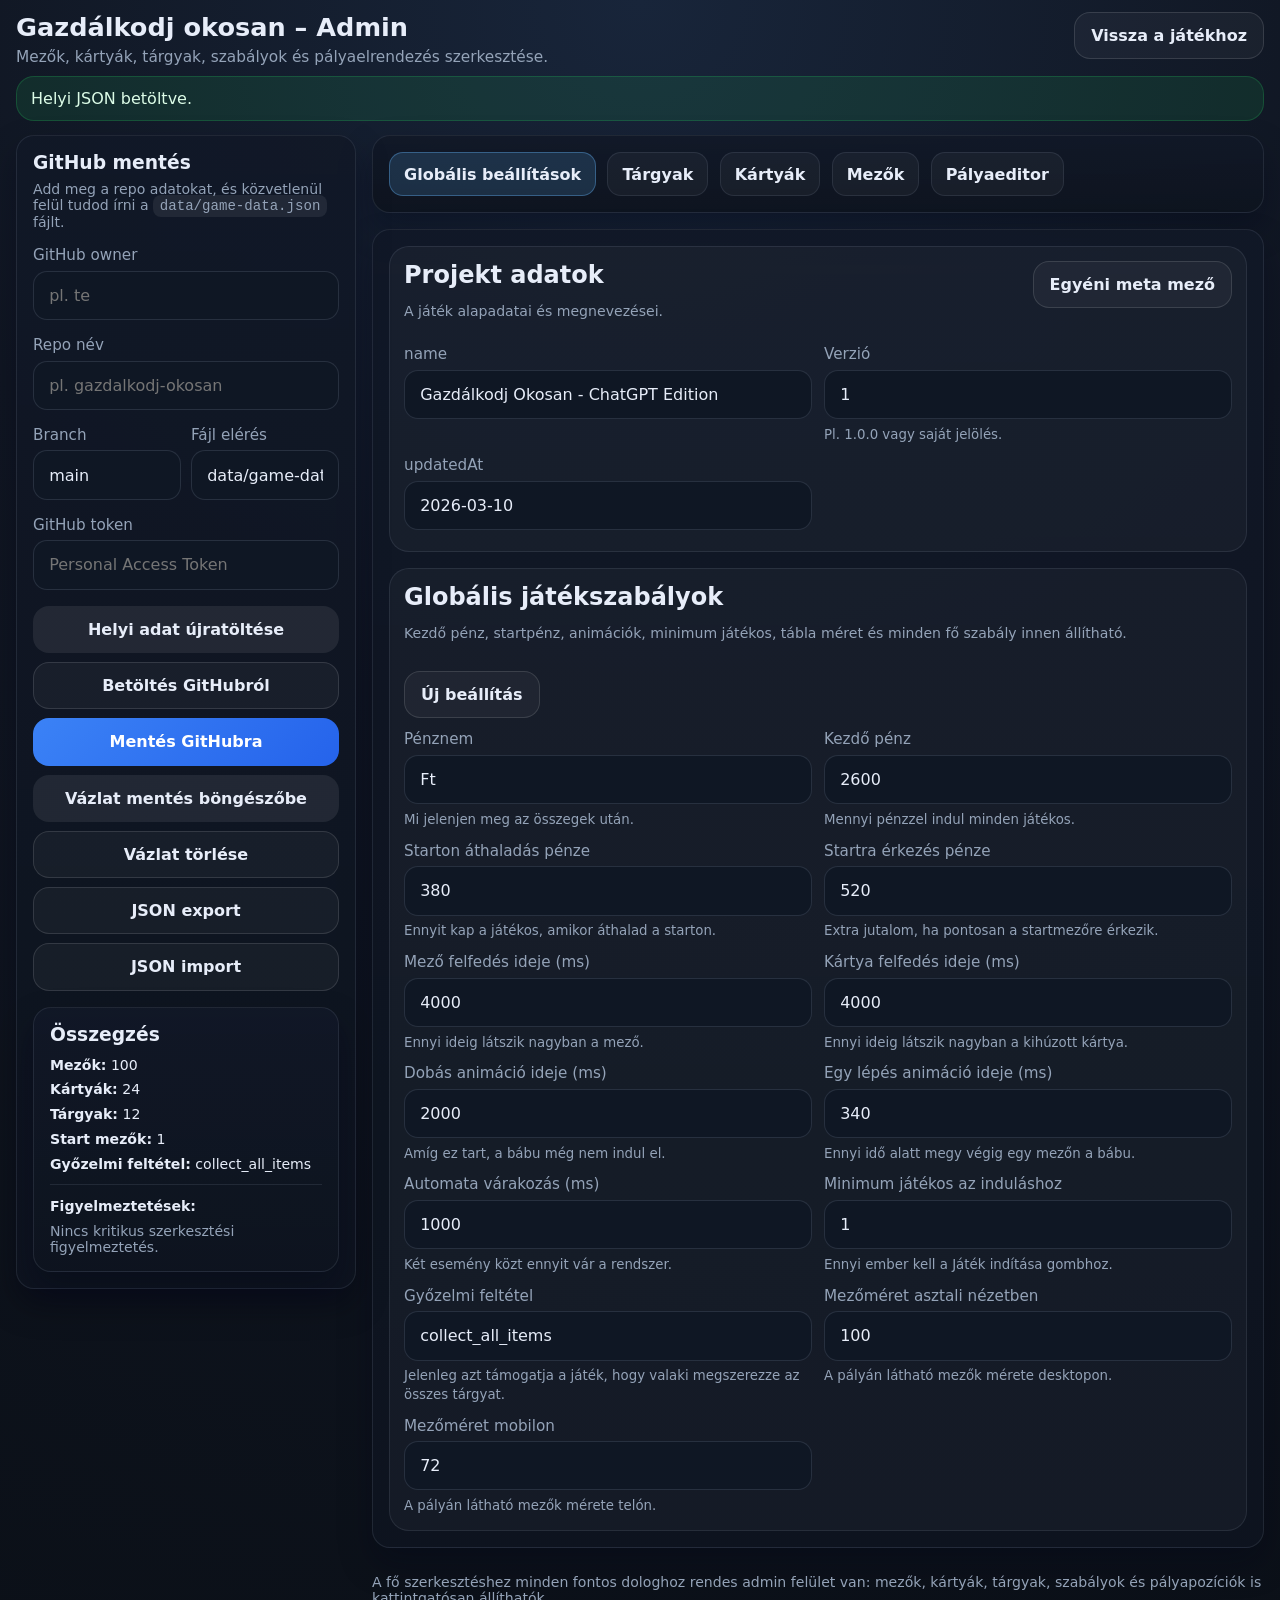
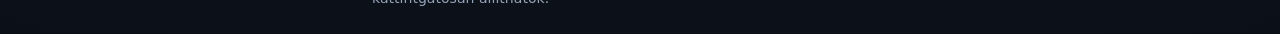
<file: admin.html>
<!DOCTYPE html>
<html lang="hu">
<head>
  <meta charset="UTF-8">
  <meta name="viewport" content="width=device-width, initial-scale=1.0">
  <title>Gazdálkodj okosan – Admin</title>
  <link rel="stylesheet" href="./assets/styles.css">
</head>
<body class="theme-dark">
  <div class="shell">
    <div class="topbar">
      <div>
        <h1>Gazdálkodj okosan – Admin</h1>
        <p class="muted">Mezők, kártyák, tárgyak, szabályok és pályaelrendezés szerkesztése.</p>
      </div>
      <div class="topbar-actions">
        <a href="./index.html" class="ghost-btn">Vissza a játékhoz</a>
      </div>
    </div>

    <section id="adminBanner" class="status-banner hidden"></section>

    <section class="admin-layout">
      <aside class="card admin-sidebar">
        <div class="stack gap-md">
          <div>
            <h3 style="margin:0 0 8px 0;">GitHub mentés</h3>
            <p class="muted small" style="margin:0;">Add meg a repo adatokat, és közvetlenül felül tudod írni a <code class="inline">data/game-data.json</code> fájlt.</p>
          </div>

          <div class="input-group">
            <span>GitHub owner</span>
            <input id="ghOwner" type="text" placeholder="pl. te">
          </div>
          <div class="input-group">
            <span>Repo név</span>
            <input id="ghRepo" type="text" placeholder="pl. gazdalkodj-okosan">
          </div>
          <div class="inline-two">
            <label class="input-group">
              <span>Branch</span>
              <input id="ghBranch" type="text" value="main">
            </label>
            <label class="input-group">
              <span>Fájl elérés</span>
              <input id="ghPath" type="text" value="data/game-data.json">
            </label>
          </div>
          <div class="input-group">
            <span>GitHub token</span>
            <input id="ghToken" type="password" placeholder="Personal Access Token">
          </div>

          <div class="stack gap-sm">
            <button id="loadLocalBtn" class="secondary-btn">Helyi adat újratöltése</button>
            <button id="loadGithubBtn" class="ghost-btn">Betöltés GitHubról</button>
            <button id="saveGithubBtn" class="primary-btn">Mentés GitHubra</button>
            <button id="saveDraftBtn" class="secondary-btn">Vázlat mentés böngészőbe</button>
            <button id="resetDraftBtn" class="ghost-btn">Vázlat törlése</button>
            <button id="exportBtn" class="ghost-btn">JSON export</button>
            <button id="importBtn" class="ghost-btn">JSON import</button>
            <input id="importInput" type="file" accept="application/json" class="hidden">
          </div>

          <div class="card room-card">
            <h3>Összegzés</h3>
            <div id="statsBox" class="stack gap-sm small"></div>
          </div>
        </div>
      </aside>

      <main class="admin-main">
        <section class="card panel-card">
          <div class="tab-row" id="tabRow">
            <button class="tab-btn active" data-tab="settings">Globális beállítások</button>
            <button class="tab-btn" data-tab="items">Tárgyak</button>
            <button class="tab-btn" data-tab="cards">Kártyák</button>
            <button class="tab-btn" data-tab="fields">Mezők</button>
            <button class="tab-btn" data-tab="board">Pályaeditor</button>
            
          </div>
        </section>

        <section id="adminContent" class="card panel-card"></section>

        <div class="footer-note">
          A fő szerkesztéshez minden fontos dologhoz rendes admin felület van: mezők, kártyák, tárgyak, szabályok és pályapozíciók is kattintgatósan állíthatók.
        </div>
      </main>
    </section>
  </div>

  <script src="./assets/config.js"></script>
  <script src="./assets/github.js"></script>
  <script src="./assets/admin.js"></script>
</body>
</html>
</file>
<file: assets/styles.css>
:root{
  --bg:#141821;
  --bg-soft:#1a2130;
  --panel:#151c29;
  --panel-2:#101723;
  --board-surface:#0f1724;
  --board-surface-2:#131c2b;
  --board-accent:#243247;
  --paper:#1c2636;
  --paper-2:#16202f;
  --ink:#eef4ff;
  --border:rgba(148,163,184,.14);
  --text:#e7edf9;
  --muted:#94a3b8;
  --accent:#3b82f6;
  --accent-2:#2563eb;
  --good:#16a34a;
  --warn:#d97706;
  --bad:#dc2626;
  --shadow:0 16px 32px rgba(2,6,23,.34);
  --radius:18px;
  --tile-width:clamp(92px, 7vw, 126px);
  --tile-height:clamp(42px, 4vw, 56px);
  --mobile-tile-width:72px;
  --mobile-tile-height:40px;
  --piece-size:28px;
  --transition:160ms ease;
  color-scheme: dark;
}

*{box-sizing:border-box}
html,body{margin:0;padding:0;background:radial-gradient(circle at top, #18253a 0%, #101622 42%, #0b1018 100%);color:var(--text);font-family:Inter,system-ui,-apple-system,BlinkMacSystemFont,"Segoe UI",sans-serif}
body{min-height:100vh}
a{color:inherit;text-decoration:none}
button,input,textarea,select{font:inherit}
button{cursor:pointer}
.hidden{display:none!important}
.small{font-size:.88rem}
.muted{color:var(--muted)}
.stack{display:flex;flex-direction:column}
.gap-sm{gap:.55rem}
.gap-md{gap:1rem}
.gap-lg{gap:1.35rem}
.grid{display:grid}
.two-cols{grid-template-columns:1.1fr .9fr;gap:1.2rem}
.shell{max-width:1900px;margin:0 auto;padding:12px 16px 18px}
.topbar{display:flex;justify-content:space-between;align-items:flex-start;gap:1rem;margin-bottom:16px}
.topbar h1{margin:0 0 6px 0;font-size:clamp(1.55rem,2vw,2.25rem)}
.topbar p{margin:0}
.topbar-actions{display:flex;gap:.75rem;align-items:center;flex-wrap:wrap}
.card{
  background:linear-gradient(180deg,rgba(17,24,39,.9),rgba(14,20,31,.96));
  border:1px solid rgba(148,163,184,.14);
  border-radius:var(--radius);
  box-shadow:var(--shadow);
  color:var(--text);
}
.primary-btn,.secondary-btn,.ghost-btn,.danger-btn,.success-btn{
  border:none;border-radius:16px;padding:.9rem 1rem;font-weight:700;
  transition:transform var(--transition),opacity var(--transition),background var(--transition),border-color var(--transition);
}
.primary-btn{background:linear-gradient(135deg,var(--accent),var(--accent-2));color:white}
.secondary-btn{background:rgba(255,255,255,.08);color:var(--text)}
.ghost-btn{background:rgba(255,255,255,.04);border:1px solid rgba(255,255,255,.12);color:var(--text);padding:.82rem 1rem}
.danger-btn{background:rgba(255,109,122,.14);color:#ffd5d9;border:1px solid rgba(255,109,122,.25)}
.success-btn{background:rgba(79,209,139,.14);color:#daf8e7;border:1px solid rgba(79,209,139,.24)}
.primary-btn:hover,.secondary-btn:hover,.ghost-btn:hover,.danger-btn:hover,.success-btn:hover{transform:translateY(-1px)}
.primary-btn:disabled,.secondary-btn:disabled,.ghost-btn:disabled{opacity:.45;cursor:not-allowed;transform:none}
.status-banner{
  margin-bottom:14px;padding:12px 14px;border-radius:18px;border:1px solid transparent
}
.card .muted,.sidebar-card .muted,.room-card .muted,.player-card .muted,.log-entry .muted{color:var(--muted)}
.card h2,.card h3,.card h4,.sidebar-card h3{color:var(--text)}

.status-banner.warning{background:rgba(245,158,11,.12);border-color:rgba(245,158,11,.25);color:#fef3c7}
.status-banner.ok{background:rgba(34,197,94,.12);border-color:rgba(34,197,94,.24);color:#dcfce7}
.lobby-screen{padding:18px}
.lobby-grid{align-items:stretch}
.input-group{display:flex;flex-direction:column;gap:.42rem}
.input-group span{font-size:.95rem;color:var(--muted)}
.input-group input,.join-row input,.settings-grid input,.settings-grid select,.editor-form input,.editor-form textarea,.editor-form select,.json-editor{
  width:100%;
  background:#0f1724;
  border:1px solid rgba(148,163,184,.18);
  border-radius:14px;
  color:var(--text);
  padding:.88rem .95rem;
  outline:none;
}
.editor-form textarea,.json-editor{min-height:140px;resize:vertical}
.join-row{display:grid;grid-template-columns:1fr auto;gap:.7rem}
.room-card{padding:16px;color:var(--text)}
.room-card h3{margin:0 0 12px 0}
.room-code-box{display:flex;gap:.7rem;align-items:center;justify-content:space-between;background:rgba(255,255,255,.04);border:1px solid rgba(148,163,184,.16);padding:14px 16px;border-radius:16px}
.room-code-box span{font-size:1.35rem;font-weight:800;letter-spacing:.12em;color:var(--text)}
.room-meta{display:grid;gap:.5rem;margin:14px 0 18px}
.player-list{display:flex;flex-direction:column;gap:.8rem}
.player-list.compact{gap:.55rem}
 .player-card{
  background:rgba(255,255,255,.04);
  border:1px solid rgba(148,163,184,.14);
  border-radius:16px;
  padding:12px 14px;
  display:grid;
  gap:.45rem;
  color:var(--text);
}
.player-card.turn{border-color:rgba(103,183,255,.45);box-shadow:0 0 0 1px rgba(103,183,255,.12) inset}
.player-card.me{outline:1px solid rgba(138,125,255,.35)}
.player-top{display:flex;justify-content:space-between;gap:1rem;align-items:center}
.player-name-line{display:flex;gap:.6rem;align-items:center}
.player-badge{
  min-width:30px;height:30px;border-radius:50%;
  display:grid;place-items:center;font-size:.82rem;font-weight:800;color:white;
  border:2px solid rgba(255,255,255,.25)
}
.player-money{font-weight:800}
.player-items{display:flex;flex-wrap:wrap;gap:.45rem}
.item-pill,.meta-pill{
  padding:.32rem .55rem;border-radius:999px;background:rgba(255,255,255,.06);border:1px solid rgba(148,163,184,.14);font-size:.82rem;color:#d8e2f0
}
.item-pill.item-owned{background:rgba(22,163,74,.18);border-color:rgba(74,222,128,.32);color:#d4ffe2}
.meta-row{display:flex;flex-wrap:wrap;gap:.45rem}
.game-layout{display:grid;grid-template-columns:1fr;gap:16px;align-items:start}
.board-panel{padding:0;overflow:hidden;border-radius:28px;background:none;border:none;box-shadow:none}
.board-stage{
  position:relative;
  width:100%;
  min-height:clamp(760px, calc(100vh - 180px), 980px);
  height:clamp(760px, calc(100vh - 180px), 980px);
  border-radius:28px;
  background:linear-gradient(180deg,#111a28,#0c131d);
  border:1px solid rgba(148,163,184,.16);
  box-shadow:0 20px 48px rgba(2,6,23,.35);
  overflow:hidden;
}
.board-stage::before{
  content:"";
  position:absolute;
  inset:16px;
  border-radius:22px;
  background:linear-gradient(180deg,#111b2a,#0d1623);
  box-shadow:inset 0 0 0 1px rgba(148,163,184,.1);
}
.board{
  position:absolute;
  inset:20px;
  min-height:0;
  width:auto;
  height:auto;
}
.board-path{
  position:absolute;
  inset:0;
  width:100%;
  height:100%;
  z-index:0;
  pointer-events:none;
  overflow:visible;
}
.board-path .path-shadow{
  fill:none;
  stroke:rgba(96,165,250,.18);
  stroke-width:3.4;
  stroke-linecap:round;
  stroke-linejoin:round;
}
.board-path .path-main{
  fill:none;
  stroke:rgba(148,163,184,.22);
  stroke-width:1.8;
  stroke-linecap:round;
  stroke-linejoin:round;
}
.board-path .path-node{
  fill:rgba(148,163,184,.3);
  opacity:.5;
}
.board-tile{
  position:absolute;
  width:var(--tile-width-dyn, var(--tile-width));
  height:var(--tile-height-dyn, var(--tile-height));
  transform:translate(-50%,-50%);
  border-radius:14px;
  background:linear-gradient(180deg, rgba(28,38,54,.96), rgba(20,29,44,.96));
  border:1px solid rgba(148,163,184,.14);
  color:var(--ink);
  display:flex;
  align-items:stretch;
  gap:0;
  padding:0;
  text-align:left;
  line-height:1.1;
  box-shadow:0 6px 18px rgba(2,6,23,.28);
  z-index:2;
  overflow:hidden;
}
.board-tile::after{
  content:"";
  position:absolute;
  inset:0;
  border-radius:14px;
  border:1px solid rgba(255,255,255,.03);
  pointer-events:none;
}
.board-tile .tile-accent{width:6px;flex:0 0 6px;background:#64748b}
.board-tile .tile-main{min-width:0;display:flex;flex:1;flex-direction:column;justify-content:center;padding:7px 9px 6px}
.board-tile .tile-title{font-size:.76rem;font-weight:800;white-space:nowrap;overflow:hidden;text-overflow:ellipsis;margin-bottom:4px;color:#f4f7fb}
.board-tile .tile-meta-row{display:flex;align-items:center;justify-content:space-between;gap:8px}
.board-tile .tile-type{font-size:.56rem;letter-spacing:.08em;text-transform:uppercase;font-weight:800;color:#9fb2cb}
.board-tile .tile-id{font-size:.6rem;color:#7f90a9;font-weight:700}
.board-tile.start .tile-accent{background:#22c55e}
.board-tile.shop .tile-accent{background:#60a5fa}
.board-tile.chance .tile-accent{background:#f59e0b}
.board-tile.skip .tile-accent{background:#ef4444}
.board-tile.move .tile-accent{background:#a78bfa}
.board-tile.salary .tile-accent,.board-tile.bonus .tile-accent{background:#34d399}
.board-tile.tax .tile-accent,.board-tile.penalty .tile-accent{background:#fb7185}
.board-piece{
  position:absolute;
  width:var(--piece-size-dyn, var(--piece-size));height:var(--piece-size-dyn, var(--piece-size));border-radius:50%;
  transform:translate(-50%,-50%);
  border:3px solid rgba(255,248,230,.95);
  box-shadow:0 10px 22px rgba(0,0,0,.34);
  display:grid;place-items:center;
  font-size:.64rem;font-weight:900;color:white;
  z-index:4;
}
#piecesLayer{position:absolute;inset:0;z-index:4}
.center-area{
  position:absolute;
  inset:50% auto auto 50%;
  transform:translate(-50%,-50%);
  display:flex;
  flex-direction:column;
  align-items:center;
  gap:12px;
  z-index:5;
}
.turn-info{
  text-align:center;
  min-width:min(60vw,440px);
  max-width:min(82vw,560px);
  padding:.95rem 1rem;
  border-radius:18px;
  background:rgba(12,18,28,.88);
  border:1px solid rgba(148,163,184,.16);
  color:var(--text);
  box-shadow:0 12px 24px rgba(2,6,23,.28);
}
.dice-button,.deck-button{
  border:none;border-radius:22px;
  background:rgba(12,18,28,.92);
  border:1px solid rgba(148,163,184,.16);
  color:var(--text);
  box-shadow:0 12px 24px rgba(15,23,42,.12);
}
.dice-button{width:132px;height:132px;display:flex;flex-direction:column;align-items:center;justify-content:center;gap:8px}
.dice-face{font-size:3rem;line-height:1}
.dice-button.is-active{outline:3px solid rgba(59,130,246,.22)}
.dice-label{font-weight:800;letter-spacing:.02em}
.deck-button{display:flex;flex-direction:column;align-items:center;justify-content:center;gap:8px;padding:14px 20px;min-width:168px}
.deck-icon{font-size:2rem}
.deck-button.is-active{outline:3px solid rgba(217,119,6,.2)}
.overlay{
  position:absolute;
  inset:0;
  background:rgba(2,6,23,.44);
  backdrop-filter:blur(2px);
  display:grid;
  place-items:center;
  z-index:6;
  padding:16px;
}
.overlay-card{
  width:min(92vw,560px);
  max-width:100%;
  background:linear-gradient(180deg, #182234, #121b29);
  color:var(--ink);
  border:1px solid rgba(148,163,184,.16);
  border-radius:24px;
  box-shadow:0 20px 40px rgba(2,6,23,.36);
  padding:22px;
  display:grid;
  gap:14px;
}
.overlay-card h2,.overlay-card h3{margin:0}
.overlay-meta{display:flex;flex-wrap:wrap;gap:.55rem}
.overlay-actions{display:flex;flex-wrap:wrap;gap:.75rem}
.overlay-item-list{display:flex;flex-direction:column;gap:.7rem}
.offer-card{
  display:flex;justify-content:space-between;align-items:center;gap:1rem;
  padding:12px 14px;border-radius:18px;background:rgba(255,255,255,.04);border:1px solid rgba(148,163,184,.14)
}
.offer-card .price{font-weight:800}
.sidebar{display:grid;grid-template-columns:1fr 1fr;gap:16px}
.sidebar-card{padding:18px;background:linear-gradient(180deg,rgba(17,24,39,.92),rgba(12,18,28,.96));color:var(--text)}
.sidebar-card h3{margin:0 0 12px 0}
.sidebar-title-row{display:flex;justify-content:space-between;gap:1rem;align-items:center;margin-bottom:12px}
.phase-badge{
  padding:.4rem .7rem;border-radius:999px;background:rgba(96,165,250,.12);border:1px solid rgba(96,165,250,.26);
  color:#bfdbfe;font-size:.84rem
}
.log-panel{
  max-height:340px;overflow:auto;padding-right:4px;display:flex;flex-direction:column;gap:.7rem
}
.log-entry{
  padding:.75rem .85rem;border-radius:14px;background:rgba(255,255,255,.04);border:1px solid rgba(148,163,184,.12);font-size:.92rem;color:var(--text)
}
.admin-layout{display:grid;grid-template-columns:340px minmax(0,1fr);gap:16px;align-items:start}
.admin-sidebar{padding:16px;position:sticky;top:16px}
.admin-main{display:flex;flex-direction:column;gap:16px}
.settings-grid{display:grid;grid-template-columns:repeat(2,minmax(0,1fr));gap:12px}
.tab-row{display:flex;flex-wrap:wrap;gap:.7rem}
.tab-btn{
  padding:.72rem .88rem;border-radius:14px;border:1px solid var(--border);background:rgba(255,255,255,.04);color:var(--text);font-weight:700
}
.tab-btn.active{background:rgba(103,183,255,.16);border-color:rgba(103,183,255,.35)}
.panel-card{padding:16px}
.collection-grid{display:grid;grid-template-columns:repeat(auto-fill,minmax(280px,1fr));gap:14px}
.editor-card{
  padding:14px;border-radius:20px;background:rgba(255,255,255,.03);border:1px solid var(--border);display:flex;flex-direction:column;gap:12px
}
.editor-card h4{margin:0}
.editor-form{display:grid;gap:10px}
.inline-two{display:grid;grid-template-columns:1fr 1fr;gap:10px}
.board-editor{
  position:relative;min-height:760px;border-radius:24px;border:1px solid var(--border);
  background:
    linear-gradient(180deg, rgba(255,255,255,.02), rgba(255,255,255,.01)),
    radial-gradient(circle at center, rgba(103,183,255,.08), transparent 60%);
  overflow:hidden;
}
.board-editor-tile{
  position:absolute;width:38px;height:38px;transform:translate(-50%,-50%);
  border-radius:12px;background:rgba(255,255,255,.08);border:1px solid var(--border);
  display:grid;place-items:center;font-size:.8rem;font-weight:800;user-select:none;cursor:grab
}
.board-editor-tile.selected{outline:2px solid rgba(103,183,255,.7)}
.board-help{display:flex;justify-content:space-between;gap:1rem;flex-wrap:wrap;margin-bottom:10px}
.footer-note{padding:10px 0;color:var(--muted);font-size:.88rem}
code.inline{background:rgba(255,255,255,.07);padding:.18rem .42rem;border-radius:8px}

@media (max-width: 1180px){
  .sidebar{grid-template-columns:1fr}
  .sidebar-card{padding:14px}
  .board-stage{height:min(76vh,940px);min-height:720px}
}

@media (max-width: 900px){
  :root{--tile-width:var(--mobile-tile-width);--tile-height:var(--mobile-tile-height);--piece-size:22px}
  .two-cols,.admin-layout,.settings-grid,.inline-two{grid-template-columns:1fr}
  .topbar{flex-direction:column;align-items:stretch}
  .board-stage{height:72vh;min-height:620px}
  .board-stage::before{inset:14px;border-radius:22px}
  .board{inset:16px}
  .center-area{gap:10px}
  .dice-button{width:108px;height:108px}
  .dice-face{font-size:2.45rem}
  .deck-button{min-width:132px;padding:12px 16px}
  .room-code-box span{font-size:1.1rem}
  .overlay-card{padding:18px}
}

@media (max-width: 560px){
  .shell{padding:10px}
  .lobby-screen,.sidebar-card,.board-panel,.admin-sidebar,.panel-card{padding:12px}
  .board-stage{height:68vh;min-height:520px;border-radius:24px}
  .board-stage::before{inset:10px;border-radius:18px}
  .board{inset:12px}
  .board-tile{border-radius:12px}
  .board-tile .tile-accent{width:5px;flex-basis:5px}
  .board-tile .tile-main{padding:5px 6px}
  .board-tile .tile-type{font-size:.42rem}
  .board-tile .tile-title{font-size:.56rem;margin-bottom:2px}
  .board-tile .tile-id{font-size:.48rem}
  .turn-info{min-width:0;width:min(92vw,370px);font-size:.95rem;padding:.8rem .95rem}
  .player-top{align-items:flex-start;flex-direction:column}
}

.divider-line{height:1px;background:var(--border);margin:.25rem 0}
.warning-list{display:flex;flex-direction:column;gap:.35rem}
.warning-item{font-size:.86rem;color:#ffd8a1}
.admin-section-stack{display:flex;flex-direction:column;gap:16px}
.section-header-row{display:flex;justify-content:space-between;gap:1rem;align-items:flex-start;flex-wrap:wrap}
.section-header-row.compact-row{align-items:center}
.section-title{margin:0 0 .2rem 0}
.config-card small{line-height:1.4}
.editor-split{display:grid;grid-template-columns:320px minmax(0,1fr);gap:14px;align-items:start}
.entity-list-card{max-height:78vh;overflow:hidden}
.entity-list{display:flex;flex-direction:column;gap:10px;overflow:auto;padding-right:4px}
.entity-row{width:100%;text-align:left;background:rgba(255,255,255,.03);border:1px solid var(--border);color:var(--text);border-radius:18px;padding:12px 14px;display:flex;justify-content:space-between;gap:1rem;align-items:center}
.entity-row.active{border-color:rgba(103,183,255,.5);background:rgba(103,183,255,.09)}
.entity-row-title{font-weight:700;margin-bottom:2px}
.entity-row-meta{font-size:.82rem;color:var(--muted);white-space:nowrap}
.inline-actions{display:flex;gap:.65rem;flex-wrap:wrap}
.sub-editor-card{margin-top:14px}
.effect-list{display:flex;flex-direction:column;gap:12px}
.effect-row{border:1px solid var(--border);border-radius:18px;background:rgba(255,255,255,.025);padding:12px;display:flex;flex-direction:column;gap:10px}
.effect-grid{display:grid;grid-template-columns:repeat(2,minmax(0,1fr));gap:10px;align-items:start}
.effect-static-note{padding:14px;border-radius:16px;background:rgba(255,255,255,.04);border:1px dashed rgba(255,255,255,.08);color:var(--muted)}
.board-layout-split{grid-template-columns:minmax(0,1.15fr) 360px}
.board-editor-card{min-width:0}
.nudge-grid{display:grid;grid-template-columns:repeat(2,minmax(0,1fr));gap:10px}

@media (max-width: 1100px){
  .editor-split,.board-layout-split{grid-template-columns:1fr}
  .entity-list-card{max-height:none}
}

@media (max-width: 700px){
  .effect-grid{grid-template-columns:1fr}
}


.board-first .sidebar-card h3{color:var(--text)}
.board-first .player-card{background:rgba(255,255,255,.04)}
.board-first .phase-badge{background:rgba(96,165,250,.12);border-color:rgba(96,165,250,.26);color:#bfdbfe}
.board-first .log-entry{background:rgba(255,255,255,.04)}

/* ===== v12 clean dark board overrides ===== */
:root{
  --tile-size: clamp(54px, 6.4vw, 84px);
  --piece-size: 26px;
}
.game-layout{display:grid;grid-template-columns:1fr;gap:14px}
.board-panel{padding:0;overflow:hidden;border-radius:28px;background:none;border:none;box-shadow:none}
.board-stage{
  position:relative;
  width:100%;
  min-height:clamp(760px, calc(100vh - 150px), 980px);
  height:clamp(760px, calc(100vh - 150px), 980px);
  border-radius:28px;
  background:linear-gradient(180deg,#111827,#0b1220);
  border:1px solid rgba(148,163,184,.16);
  box-shadow:0 22px 42px rgba(2,6,23,.38);
  overflow:hidden;
}
.board-stage::before{
  content:"";position:absolute;inset:14px;border-radius:24px;
  background:
    radial-gradient(circle at top left, rgba(59,130,246,.08), transparent 25%),
    linear-gradient(180deg,#121b2a,#0d1522);
  box-shadow:inset 0 0 0 1px rgba(148,163,184,.09);
}
.board{position:absolute;inset:22px 220px 22px 22px}
.board-path .path-shadow{stroke:rgba(15,23,42,.55);stroke-width:2.8}
.board-path .path-main{stroke:rgba(148,163,184,.16);stroke-width:1.4}
.board-path .path-node{fill:rgba(148,163,184,.22)}
.board-tile{
  width:var(--tile-size-dyn, var(--tile-size));
  height:var(--tile-size-dyn, var(--tile-size));
  border-radius:18px;
  padding:8px 7px 7px;
  display:flex;
  flex-direction:column;
  align-items:center;
  justify-content:flex-start;
  gap:4px;
  text-align:center;
  background:linear-gradient(180deg,#1b2535,#121a27);
  border:1px solid rgba(148,163,184,.18);
  box-shadow:0 10px 24px rgba(2,6,23,.26);
}
.board-tile::after{border-radius:18px}
.board-tile .tile-accent{width:100%;height:5px;flex:none;border-radius:999px;background:#64748b;opacity:.95}
.board-tile .tile-icon{font-size:1rem;line-height:1;margin-top:2px;opacity:.95}
.board-tile .tile-title{
  font-size:.68rem;font-weight:800;line-height:1.1;
  display:-webkit-box;-webkit-line-clamp:2;-webkit-box-orient:vertical;overflow:hidden;
  white-space:normal;max-width:100%;margin:0;color:#eef4ff
}
.board-tile .tile-type{font-size:.52rem;letter-spacing:.08em;text-transform:uppercase;font-weight:800;color:#9db0ca}
.board-tile .tile-id{font-size:.54rem;color:#7f91ad;font-weight:700;margin-top:auto}
.board-tile.start .tile-accent{background:#22c55e}
.board-tile.shop .tile-accent{background:#60a5fa}
.board-tile.chance .tile-accent{background:#f59e0b}
.board-tile.skip .tile-accent{background:#ef4444}
.board-tile.move .tile-accent{background:#a78bfa}
.board-tile.salary .tile-accent,.board-tile.bonus .tile-accent{background:#34d399}
.board-tile.tax .tile-accent,.board-tile.penalty .tile-accent{background:#fb7185}
.board-piece{width:var(--piece-size-dyn, var(--piece-size));height:var(--piece-size-dyn, var(--piece-size));font-size:.6rem;transition:left 80ms linear, top 80ms linear}
.players-hud{
  position:absolute;left:22px;right:240px;top:22px;z-index:5;
  display:flex;gap:10px;overflow:auto;padding-bottom:4px
}
.hud-player{
  min-width:180px;max-width:220px;padding:10px 12px;border-radius:16px;
  background:rgba(7,12,20,.72);backdrop-filter:blur(10px);
  border:1px solid rgba(148,163,184,.16);box-shadow:0 10px 24px rgba(2,6,23,.18);
  display:grid;gap:3px;color:var(--text)
}
.hud-player.turn{border-color:rgba(59,130,246,.42);box-shadow:0 0 0 1px rgba(59,130,246,.15) inset, 0 10px 24px rgba(2,6,23,.18)}
.hud-player.me{outline:1px solid rgba(167,139,250,.38)}
.hud-player-name{font-weight:800;font-size:.92rem}
.hud-player-money{font-weight:800;color:#cfe0ff}
.hud-player-meta{font-size:.74rem;color:var(--muted)}
.center-area{
  position:absolute;top:22px;right:22px;bottom:22px;left:auto;transform:none;
  width:180px;display:flex;flex-direction:column;align-items:stretch;justify-content:center;gap:12px;z-index:5
}
.turn-info{
  min-width:0;width:100%;max-width:none;text-align:center;padding:.9rem .95rem;
  border-radius:18px;background:rgba(7,12,20,.78);backdrop-filter:blur(10px);
  border:1px solid rgba(148,163,184,.16)
}
.dice-button,.deck-button{width:100%;min-width:0;border-radius:20px;background:rgba(7,12,20,.8);backdrop-filter:blur(10px)}
.dice-button{height:144px}
.deck-button{padding:18px 14px;min-height:120px}
.overlay{padding:18px}
.overlay-card{
  width:min(92vw,640px);max-height:min(82vh,760px);overflow:hidden;
  display:flex;flex-direction:column;gap:14px
}
.overlay-card p{margin:0;color:#d4deeb;line-height:1.55}
.overlay-item-list{max-height:min(42vh,360px);overflow:auto;padding-right:4px}
.offer-card{align-items:flex-start}
.overlay-actions{margin-top:auto}
.sidebar{display:grid;grid-template-columns:1.1fr .9fr;gap:14px}
.sidebar-card{padding:16px}
.log-panel{max-height:240px}
.extra-props{display:flex;flex-direction:column;gap:10px}
.extra-prop-row{display:grid;grid-template-columns:1fr 1fr auto;gap:10px;align-items:end}
.extra-prop-row .danger-btn{padding:.88rem 1rem}
.extra-prop-help{font-size:.82rem;color:var(--muted)}
@media (max-width: 1180px){
  .board{inset:18px 18px 200px 18px}
  .players-hud{right:18px;top:18px}
  .center-area{left:18px;right:18px;top:auto;bottom:18px;width:auto;display:grid;grid-template-columns:1fr 140px 160px;align-items:stretch}
  .turn-info{grid-column:1/-1;max-width:none}
  .dice-button{height:120px}
  .deck-button{min-height:120px}
  .sidebar{grid-template-columns:1fr}
}
@media (max-width: 700px){
  .board-stage{min-height:700px;height:700px}
  .board{inset:14px 14px 208px 14px}
  .players-hud{left:14px;right:14px;top:14px}
  .hud-player{min-width:160px}
  .board-tile .tile-title{font-size:.6rem}
  .board-tile .tile-type{font-size:.48rem}
  .center-area{left:14px;right:14px;bottom:14px;grid-template-columns:1fr 1fr}
  .turn-info{grid-column:1/-1}
  .dice-button,.deck-button{height:108px;min-height:108px}
  .overlay-card{width:min(94vw,640px);padding:18px}
  .extra-prop-row{grid-template-columns:1fr}
}


/* v12 board/admin polish */
:root{
  --tile-size: clamp(58px, 5.4vw, 86px);
  --piece-size: 24px;
}
body{overflow-x:hidden;}
.game-layout{gap:14px;}
.board-panel{position:relative;}
.board-stage{
  min-height:clamp(780px, calc(100vh - 140px), 980px);
  height:clamp(780px, calc(100vh - 140px), 980px);
}
.board{inset:22px;}
.players-hud{
  position:absolute;
  left:16px;
  right:16px;
  top:16px;
  z-index:5;
  display:flex;
  gap:10px;
  overflow:auto;
  padding:0 2px 4px;
}
.hud-player{
  min-width:170px;
  max-width:220px;
  background:rgba(10,15,24,.72);
  border:1px solid rgba(148,163,184,.18);
  backdrop-filter:blur(10px);
}
.controls-dock{
  position:absolute;
  right:16px;
  bottom:16px;
  width:min(220px, calc(100% - 32px));
  display:flex;
  flex-direction:column;
  align-items:stretch;
  gap:10px;
  z-index:5;
}
.turn-info{
  width:100%;
  min-width:0;
  text-align:center;
  background:rgba(10,15,24,.84);
  backdrop-filter:blur(10px);
}
.board-tile{
  width:var(--tile-size-dyn, var(--tile-size));
  height:var(--tile-size-dyn, var(--tile-size));
  border-radius:18px;
  padding:8px 7px 7px;
  display:flex;
  flex-direction:column;
  align-items:center;
  justify-content:flex-start;
  gap:4px;
  text-align:center;
  background:linear-gradient(180deg,#1b2535,#121a27);
  border:1px solid rgba(148,163,184,.18);
  box-shadow:0 10px 24px rgba(2,6,23,.26);
}
.board-tile::after{border-radius:18px;}
.board-tile .tile-accent{width:100%;height:5px;flex:none;border-radius:999px;background:#64748b;opacity:.95}
.board-tile .tile-icon{font-size:1rem;line-height:1;margin-top:2px;opacity:.95}
.board-tile .tile-title{
  font-size:.68rem;
  font-weight:800;
  line-height:1.08;
  display:-webkit-box;
  -webkit-line-clamp:2;
  -webkit-box-orient:vertical;
  overflow:hidden;
  white-space:normal;
  max-width:100%;
  margin:0;
  color:#eef4ff;
}
.board-tile .tile-type{font-size:.5rem;letter-spacing:.08em;text-transform:uppercase;font-weight:800;color:#9db0ca}
.board-tile .tile-id{font-size:.54rem;color:#7f91ad;font-weight:700;margin-top:auto}
.board-piece{transition:none;}
.overlay{padding:18px;}
.overlay-card{width:min(92vw,660px);max-height:min(86vh,820px);overflow:auto;display:flex;flex-direction:column;gap:14px;}
.overlay-item-list{max-height:min(46vh,420px);overflow:auto;padding-right:4px;}
.offer-card{align-items:flex-start;}
.sidebar{display:grid;grid-template-columns:1.1fr .9fr;gap:14px;}
.sidebar-card{padding:16px;}
.log-panel{max-height:280px;}
.editor-card .muted,.panel-card .muted,.admin-sidebar .muted{color:var(--muted);}
@media (max-width:1180px){
  .board-stage{min-height:760px;height:760px;}
  .controls-dock{left:16px;right:16px;bottom:16px;width:auto;display:grid;grid-template-columns:1fr 140px 160px;align-items:stretch;}
  .turn-info{grid-column:1/-1;}
  .dice-button{height:118px;}
  .deck-button{min-height:118px;}
  .sidebar{grid-template-columns:1fr;}
}
@media (max-width:700px){
  .board-stage{min-height:720px;height:720px;}
  .board{inset:14px;}
  .players-hud{left:12px;right:12px;top:12px;}
  .hud-player{min-width:152px;max-width:192px;padding:9px 10px;}
  .controls-dock{left:12px;right:12px;bottom:12px;grid-template-columns:1fr 1fr;}
  .turn-info{grid-column:1/-1;}
  .dice-button,.deck-button{height:104px;min-height:104px;}
  .board-tile .tile-title{font-size:.58rem;}
  .board-tile .tile-type{font-size:.46rem;}
  .board-tile .tile-icon{font-size:.9rem;}
  .overlay-card{width:min(95vw,660px);padding:18px;}
}


/* ===== v13 board cleanup ===== */

:root{
  --tile-size: clamp(72px, 5.8vw, 98px);
  --piece-size: 28px;
}

.game-layout{
  grid-template-columns: 1fr;
  gap: 14px;
}

.hud-strip{
  position: sticky;
  top: 8px;
  z-index: 20;
  padding: 12px 14px;
  background: linear-gradient(180deg, rgba(16,23,35,.96), rgba(10,15,24,.98));
}

.hud-strip-header{
  display:flex;
  align-items:center;
  justify-content:space-between;
  gap:12px;
  margin-bottom:10px;
}

.hud-strip-header h3{
  margin:0;
  font-size:1rem;
}

.players-hud{
  position: static;
  display:flex;
  gap:10px;
  overflow:auto;
  padding-bottom: 2px;
}

.hud-player{
  min-width: 180px;
  max-width: 220px;
  padding: 10px 12px;
  border-radius: 16px;
  background: rgba(17,24,39,.92);
  border:1px solid rgba(148,163,184,.18);
  box-shadow: none;
}

.board-panel{
  padding: 14px;
  border-radius: 28px;
  background: linear-gradient(180deg, rgba(15,23,35,.98), rgba(10,15,23,.98));
  border:1px solid rgba(148,163,184,.16);
  box-shadow: 0 20px 36px rgba(2,6,23,.32);
}

.board-stage{
  min-height: min(86vh, 1080px);
  height: min(86vh, 1080px);
  border-radius: 24px;
  background: linear-gradient(180deg, #132033, #0e1726);
  border:1px solid rgba(148,163,184,.12);
  box-shadow: inset 0 0 0 1px rgba(255,255,255,.02);
}

.board-stage::before{
  inset: 16px;
  border-radius: 20px;
  background:
    radial-gradient(circle at top left, rgba(59,130,246,.07), transparent 22%),
    radial-gradient(circle at bottom right, rgba(59,130,246,.05), transparent 24%),
    linear-gradient(180deg, #101a2a, #0a1320);
}

.board{
  inset: 18px;
}

.board-path .path-shadow{
  stroke: rgba(15,23,42,.5);
  stroke-width: 2.2;
}
.board-path .path-main{
  stroke: rgba(148,163,184,.13);
  stroke-width: 1.15;
}
.board-path .path-node{
  fill: rgba(148,163,184,.18);
}

.board-tile{
  width: var(--tile-size-dyn, var(--tile-size));
  height: var(--tile-size-dyn, var(--tile-size));
  border-radius: 18px;
  padding: 8px 8px 7px;
  gap: 5px;
  background: linear-gradient(180deg, #1f2a3b, #131d2b);
  border: 1px solid rgba(148,163,184,.18);
  box-shadow: 0 10px 18px rgba(2,6,23,.24);
}

.board-tile .tile-icon{
  font-size: 1.05rem;
}
.board-tile .tile-title{
  font-size: .72rem;
  line-height: 1.08;
}
.board-tile .tile-type{
  font-size: .54rem;
}
.board-tile .tile-id{
  font-size: .56rem;
}

.controls-dock{
  position: static;
  transform: none;
  width: 100%;
  margin-top: 14px;
  display: grid;
  grid-template-columns: minmax(220px, 1fr) 160px 190px;
  gap: 12px;
  z-index: 1;
}

.turn-info{
  display:flex;
  align-items:center;
  justify-content:center;
  width: 100%;
  min-height: 84px;
  padding: 1rem 1.1rem;
  border-radius: 18px;
  background: rgba(10,15,24,.92);
  border:1px solid rgba(148,163,184,.14);
  text-align:center;
}

.dice-button,
.deck-button{
  width: 100%;
  min-width: 0;
  background: rgba(10,15,24,.92);
  border:1px solid rgba(148,163,184,.14);
  box-shadow:none;
}

.dice-button{
  height: 132px;
}
.deck-button{
  min-height: 132px;
}

.overlay{
  padding: 20px;
}
.overlay-card{
  width: min(92vw, 680px);
  max-height: min(84vh, 780px);
  overflow: auto;
}

.overlay-item-list{
  max-height: min(44vh, 380px);
  overflow: auto;
}

.sidebar{
  display:grid;
  grid-template-columns: 1fr 1fr;
  gap: 14px;
}

.log-panel{
  max-height: 260px;
}

@media (max-width: 1180px){
  .board-stage{
    min-height: 880px;
    height: 880px;
  }
  .controls-dock{
    grid-template-columns: 1fr 150px 170px;
  }
}

@media (max-width: 820px){
  .hud-strip{
    position: static;
  }
  .board-stage{
    min-height: 780px;
    height: 780px;
  }
  .controls-dock{
    grid-template-columns: 1fr 1fr;
  }
  .turn-info{
    grid-column: 1 / -1;
    min-height: 72px;
  }
  .sidebar{
    grid-template-columns: 1fr;
  }
}

@media (max-width: 640px){
  :root{
    --tile-size: clamp(58px, 12vw, 72px);
  }
  .board-panel{
    padding: 10px;
  }
  .board-stage{
    min-height: 700px;
    height: 700px;
  }
  .board{
    inset: 12px;
  }
  .controls-dock{
    gap: 10px;
  }
  .dice-button,
  .deck-button{
    min-height: 106px;
    height: 106px;
  }
  .hud-player{
    min-width: 160px;
  }
  .board-tile .tile-title{
    font-size: .62rem;
  }
  .board-tile .tile-type{
    font-size: .48rem;
  }
}

/* ===== v14 actual board-game layout ===== */
:root{
  --tile-size: clamp(72px, 5.8vw, 96px);
  --piece-size: 28px;
}

.hud-strip{
  position: sticky;
  top: 8px;
  z-index: 20;
  padding: 12px 14px;
  border-radius: 20px;
  background: linear-gradient(180deg, rgba(17,24,39,.98), rgba(11,17,27,.98));
  border: 1px solid rgba(148,163,184,.14);
}

.players-hud{
  position: static;
  display: flex;
  gap: 10px;
  overflow-x: auto;
  overflow-y: hidden;
  padding: 2px 0 4px;
  scrollbar-width: thin;
}

.hud-player{
  min-width: 190px;
  max-width: 220px;
  padding: 10px 12px;
  border-radius: 16px;
  background: linear-gradient(180deg, rgba(24,34,49,.96), rgba(16,24,36,.96));
  border: 1px solid rgba(148,163,184,.18);
  box-shadow: inset 0 1px 0 rgba(255,255,255,.04);
}

.board-panel{
  padding: 16px;
  border-radius: 30px;
  background: linear-gradient(180deg, #1e130d, #110b08);
  border: 1px solid rgba(121,85,53,.55);
  box-shadow: 0 18px 40px rgba(0,0,0,.32), inset 0 1px 0 rgba(255,255,255,.04);
}

.board-stage{
  min-height: min(76vh, 900px);
  height: min(76vh, 900px);
  border-radius: 24px;
  background: linear-gradient(180deg, #162334, #0e1826);
  border: 1px solid rgba(133,94,66,.5);
  box-shadow: inset 0 0 0 1px rgba(255,255,255,.03);
  overflow: hidden;
}

.board-stage::before{
  content: "";
  position: absolute;
  inset: 14px;
  border-radius: 20px;
  background:
    radial-gradient(circle at top left, rgba(255,255,255,.04), transparent 22%),
    radial-gradient(circle at bottom right, rgba(255,255,255,.03), transparent 24%),
    linear-gradient(180deg, #1b2a3d, #122033);
  box-shadow: inset 0 0 0 1px rgba(255,255,255,.05);
}

.board-stage::after{
  content: "Gazdálkodj okosan";
  position: absolute;
  inset: 50% auto auto 50%;
  transform: translate(-50%, -50%);
  font-size: clamp(1.6rem, 3.2vw, 3rem);
  font-weight: 900;
  letter-spacing: .04em;
  color: rgba(255,255,255,.06);
  pointer-events: none;
  text-transform: uppercase;
}

.board{
  inset: 22px;
}

.board-path .path-shadow{
  stroke: rgba(11,17,27,.55);
  stroke-width: 13;
  stroke-linecap: round;
  stroke-linejoin: round;
}

.board-path .path-main{
  stroke: rgba(214,196,160,.25);
  stroke-width: 8;
  stroke-linecap: round;
  stroke-linejoin: round;
}

.board-path .path-node{
  fill: rgba(226,211,182,.28);
  opacity: .95;
}

.board-tile{
  width: var(--tile-size-dyn, var(--tile-size));
  height: var(--tile-size-dyn, var(--tile-size));
  border-radius: 18px;
  padding: 8px 7px 7px;
  display: flex;
  flex-direction: column;
  align-items: center;
  justify-content: flex-start;
  gap: 4px;
  text-align: center;
  background: linear-gradient(180deg, #33435b, #233146);
  border: 2px solid rgba(197,210,229,.34);
  box-shadow: 0 8px 0 rgba(11,17,27,.22), 0 14px 22px rgba(2,6,23,.22);
}

.board-tile::after{
  border-radius: 16px;
  border: 1px solid rgba(255,255,255,.06);
}

.board-tile .tile-accent{
  width: 100%;
  height: 7px;
  border-radius: 999px;
  flex: none;
  opacity: 1;
}

.board-tile .tile-icon{
  font-size: 1.08rem;
  line-height: 1;
  margin-top: 1px;
}

.board-tile .tile-title{
  font-size: .7rem;
  line-height: 1.08;
  font-weight: 800;
  color: #f7fbff;
  text-shadow: 0 1px 0 rgba(0,0,0,.22);
}

.board-tile .tile-type{
  font-size: .52rem;
  font-weight: 800;
  color: #d9e3f1;
  letter-spacing: .08em;
}

.board-tile .tile-id{
  margin-top: auto;
  font-size: .54rem;
  color: #b8c7db;
}

.board-piece{
  width: var(--piece-size-dyn, var(--piece-size));
  height: var(--piece-size-dyn, var(--piece-size));
  border: 3px solid rgba(255,255,255,.92);
  box-shadow: 0 6px 16px rgba(0,0,0,.28);
}

.controls-dock{
  position: static;
  transform: none;
  width: 100%;
  margin-top: 14px;
  display: grid;
  grid-template-columns: minmax(260px, 1fr) 170px 200px;
  gap: 12px;
}

.turn-info,
.dice-button,
.deck-button{
  background: linear-gradient(180deg, rgba(17,24,39,.96), rgba(9,14,22,.96));
  border: 1px solid rgba(148,163,184,.16);
  box-shadow: none;
}

.turn-info{
  min-height: 88px;
}

.dice-button{height: 136px;}
.deck-button{min-height: 136px;}

.sidebar{
  display: grid;
  grid-template-columns: 1fr 1fr;
  gap: 14px;
}

.overlay-card{
  width: min(92vw, 720px);
  max-height: min(84vh, 780px);
  overflow: auto;
}

.overlay-item-list{
  max-height: min(44vh, 380px);
  overflow: auto;
}

@media (max-width: 980px){
  .board-stage{
    min-height: 780px;
    height: 780px;
  }
  .controls-dock{
    grid-template-columns: 1fr 150px 170px;
  }
}

@media (max-width: 760px){
  :root{
    --tile-size: clamp(56px, 13vw, 74px);
  }
  .board-stage{
    min-height: 720px;
    height: 720px;
  }
  .controls-dock{
    grid-template-columns: 1fr 1fr;
  }
  .turn-info{
    grid-column: 1 / -1;
  }
  .sidebar{
    grid-template-columns: 1fr;
  }
  .board-tile .tile-title{
    font-size: .62rem;
  }
}



/* ==== v16 spiral board ==== */
:root{
  --tile-size: 100px;
}
.game-view{
  display:flex;
  flex-direction:column;
  gap:18px;
}
.sticky-player-bar{
  position:sticky;
  top:8px;
  z-index:20;
  padding:12px 14px;
  background:linear-gradient(180deg, rgba(8,13,22,.96), rgba(7,11,19,.98));
  border:1px solid rgba(148,163,184,.14);
}
.sticky-player-bar-head{
  display:flex;
  align-items:center;
  justify-content:space-between;
  gap:12px;
  margin-bottom:10px;
}
.sticky-player-bar-head h3,
.board-header-v15 h3{margin:0;font-size:1.06rem;color:#f2f5fa}
.players-hud{
  display:flex;
  gap:10px;
  overflow:auto;
  padding-bottom:2px;
}
.hud-player{
  min-width:200px;
  padding:10px 12px;
  border-radius:14px;
  background:rgba(255,255,255,.04);
  border:1px solid rgba(148,163,184,.15);
  display:flex;
  flex-direction:column;
  gap:4px;
}
.hud-player.turn{border-color:rgba(96,165,250,.58);box-shadow:0 0 0 1px rgba(59,130,246,.2) inset}
.hud-player.me{outline:1px solid rgba(250,204,21,.35)}
.hud-player-name{font-weight:800;font-size:.96rem}
.hud-player-money{font-weight:800;color:#e8f0ff}
.hud-player-meta{font-size:.78rem;color:var(--muted)}
.board-wrapper{display:flex;justify-content:center}
.board-panel--v15{
  width:min(100%, 1480px);
  padding:18px;
  background:linear-gradient(180deg, rgba(18,24,34,.96), rgba(9,14,22,.98));
  border:1px solid rgba(148,163,184,.16);
  box-shadow:0 16px 40px rgba(2,6,23,.24);
}
.board-header-v15{
  display:flex;
  justify-content:space-between;
  gap:16px;
  align-items:flex-start;
  margin-bottom:14px;
}
.board-header-v15 p{margin:.35rem 0 0;max-width:760px}
.turn-info--top{
  min-width:320px;
  max-width:430px;
  text-align:left;
  padding:12px 14px;
  background:rgba(7,12,21,.88);
  box-shadow:none;
}
.board-scroll{width:100%;overflow:auto;padding-bottom:4px}
.board-stage--v15{
  position:relative;
  width:1320px;
  min-width:1320px;
  aspect-ratio:1 / 1;
  margin:0 auto;
  border-radius:34px;
  padding:42px;
  background:
    radial-gradient(circle at 50% 50%, rgba(27,39,28,.18) 0%, rgba(18,27,20,.10) 28%, rgba(7,10,16,.08) 48%, rgba(7,10,16,.02) 100%),
    linear-gradient(180deg, #0d1521 0%, #0a111a 100%);
  border:16px solid #4b3426;
  box-shadow:
    inset 0 0 0 3px rgba(255,255,255,.04),
    inset 0 0 70px rgba(0,0,0,.26),
    0 24px 54px rgba(0,0,0,.30);
}
.board-stage--v15::before{
  content:"";
  position:absolute;
  inset:18px;
  border-radius:22px;
  border:1px solid rgba(216,188,137,.16);
  pointer-events:none;
}
.board--v15{position:absolute;inset:42px}
.board-path{position:absolute;inset:0;z-index:1;overflow:visible}
.path-shadow{fill:none;stroke:rgba(0,0,0,.40);stroke-width:2.8;stroke-linecap:round;stroke-linejoin:round}
.path-main{fill:none;stroke:rgba(214,189,146,.55);stroke-width:1.55;stroke-linecap:round;stroke-linejoin:round}
.path-loop{fill:none;stroke:rgba(214,189,146,.35);stroke-width:1.2;stroke-linecap:round;stroke-dasharray:1.4 1.2}
.path-node{fill:rgba(214,189,146,.55)}
.board-tile{
  position:absolute;
  width:var(--tile-size-dyn, var(--tile-size));
  height:var(--tile-size-dyn, var(--tile-size));
  transform:translate(-50%, -50%);
  border-radius:18px;
  background:linear-gradient(180deg, #1d2737 0%, #141c28 100%);
  border:1px solid rgba(255,255,255,.10);
  box-shadow:0 10px 20px rgba(0,0,0,.24), inset 0 1px 0 rgba(255,255,255,.04);
  z-index:3;
  display:flex;
  flex-direction:column;
  gap:6px;
  padding:10px;
  color:#f3f6fb;
}
.board-tile::after{content:"";position:absolute;inset:0;border-radius:18px;box-shadow:inset 0 0 0 1px rgba(255,255,255,.03);pointer-events:none}
.board-tile .tile-accent{position:absolute;left:0;top:0;right:0;height:8px;border-radius:18px 18px 0 0;background:#64748b}
.board-tile .tile-head{display:flex;align-items:center;justify-content:space-between;gap:8px;margin-top:4px}
.board-tile .tile-badge{font-size:.67rem;font-weight:900;letter-spacing:.04em;padding:3px 7px;border-radius:999px;background:rgba(255,255,255,.08);border:1px solid rgba(255,255,255,.08);color:#dce8fb}
.board-tile .tile-icon{font-size:1.08rem;line-height:1;filter:drop-shadow(0 1px 0 rgba(0,0,0,.26))}
.board-tile .tile-title{font-size:.82rem;font-weight:900;line-height:1.18;display:-webkit-box;-webkit-line-clamp:2;-webkit-box-orient:vertical;overflow:hidden;min-height:2.35em}
.board-tile .tile-desc{font-size:.63rem;line-height:1.25;color:#c6d0de;display:-webkit-box;-webkit-line-clamp:3;-webkit-box-orient:vertical;overflow:hidden;min-height:2.4em}
.board-tile .tile-type{margin-top:auto;font-size:.56rem;letter-spacing:.09em;text-transform:uppercase;font-weight:800;color:#95a8c2}
.board-tile.start{background:linear-gradient(180deg, #17311f 0%, #102117 100%)}
.board-tile.shop{background:linear-gradient(180deg, #18304a 0%, #11243a 100%)}
.board-tile.chance{background:linear-gradient(180deg, #3b2c14 0%, #2a1f0f 100%)}
.board-tile.skip{background:linear-gradient(180deg, #3c1a1e 0%, #2a1416 100%)}
.board-tile.move{background:linear-gradient(180deg, #2f2146 0%, #20172f 100%)}
.board-tile.salary,.board-tile.bonus{background:linear-gradient(180deg, #173728 0%, #10271b 100%)}
.board-tile.tax,.board-tile.penalty{background:linear-gradient(180deg, #382028 0%, #26161b 100%)}
.board-tile.start .tile-accent{background:#22c55e}
.board-tile.shop .tile-accent{background:#60a5fa}
.board-tile.chance .tile-accent{background:#f59e0b}
.board-tile.skip .tile-accent{background:#ef4444}
.board-tile.move .tile-accent{background:#a78bfa}
.board-tile.salary .tile-accent,.board-tile.bonus .tile-accent{background:#34d399}
.board-tile.tax .tile-accent,.board-tile.penalty .tile-accent{background:#fb7185}
#piecesLayer{position:absolute;inset:0;z-index:6}
.board-piece{width:var(--piece-size-dyn, 30px);height:var(--piece-size-dyn, 30px);transform:translate(-50%, -50%);border-radius:50%;border:2px solid rgba(255,255,255,.92);box-shadow:0 8px 16px rgba(0,0,0,.28);font-size:.64rem;font-weight:900}
.controls-row{
  width:min(100%, 1480px);
  margin:0 auto;
  padding:14px 18px;
  display:flex;
  justify-content:center;
  align-items:stretch;
  gap:14px;
  background:linear-gradient(180deg, rgba(18,24,34,.96), rgba(9,14,22,.98));
  border:1px solid rgba(148,163,184,.14);
}
.dice-button,.deck-button{min-height:92px;min-width:240px;border-radius:22px;background:linear-gradient(180deg, rgba(8,14,24,.98), rgba(5,10,18,.98))}
.dice-button{width:240px}
.dice-face{font-size:2.7rem}
.deck-icon{font-size:2rem;line-height:1}
.board-bottom-panels{width:min(100%, 1480px);margin:0 auto;display:grid;grid-template-columns:minmax(300px, 420px) 1fr;gap:16px}
.overlay{position:absolute;inset:0;display:grid;place-items:center;padding:24px;background:rgba(1,6,14,.46);backdrop-filter:blur(6px);z-index:20}
.overlay-card{width:min(92vw, 720px);max-height:min(82vh, 760px);overflow:auto;padding:22px;border-radius:24px;background:linear-gradient(180deg, rgba(10,16,27,.98), rgba(7,11,19,.98));border:1px solid rgba(148,163,184,.18);box-shadow:0 24px 70px rgba(0,0,0,.40)}
.overlay-card h2{font-size:1.6rem}
.overlay-card p{font-size:1rem;line-height:1.5}
.overlay-item-list{max-height:min(46vh, 360px);overflow:auto;padding-right:4px}
.log-panel{max-height:420px;overflow:auto}
@media (max-width: 1480px){
  .board-panel--v15,.controls-row,.board-bottom-panels{width:100%}
}
@media (max-width: 1200px){
  .board-bottom-panels{grid-template-columns:1fr}
}
@media (max-width: 860px){
  .shell{padding:10px}
  .topbar{flex-direction:column}
  .board-header-v15{flex-direction:column}
  .turn-info--top{min-width:unset;max-width:unset;width:100%}
  .controls-row{flex-direction:column}
  .dice-button,.deck-button{width:100%;min-width:unset}
  .board-stage--v15{width:1040px;min-width:1040px;padding:28px}
  .board--v15{inset:28px}
}

/* v18 spiral track board */
.game-view{display:flex;flex-direction:column;gap:12px}
.topbar{margin-bottom:10px}
.topbar p{font-size:.96rem}
.sticky-player-bar{
  width:min(100%, 1320px);
  margin:0 auto;
  padding:10px 12px;
  border-radius:20px;
  background:linear-gradient(180deg,rgba(8,13,22,.94),rgba(10,16,28,.97));
  border:1px solid rgba(96,165,250,.14);
}
.sticky-player-bar-head{display:flex;justify-content:space-between;align-items:center;gap:12px;margin-bottom:8px}
.players-hud{display:flex;gap:10px;overflow:auto;padding-bottom:2px}
.hud-player{min-width:210px;padding:10px 12px;border-radius:16px;background:linear-gradient(180deg,rgba(17,24,39,.92),rgba(12,17,28,.96));border:1px solid rgba(148,163,184,.14)}
.board-wrapper{display:flex;justify-content:center;width:100%}
.board-panel--v15{width:min(100%,1320px);padding:14px 16px 12px;border-radius:26px;background:linear-gradient(180deg,#0d1422,#0a111c);border:1px solid rgba(148,163,184,.14);box-shadow:0 22px 44px rgba(2,6,23,.3)}
.board-header-v15{display:flex;justify-content:space-between;align-items:flex-end;gap:16px;margin-bottom:10px;padding:0 2px}
.board-header-v15 p{display:none}
.turn-info--top{min-width:auto;max-width:360px;text-align:right;background:transparent;border:none;box-shadow:none;padding:0;color:#c7d4e8}
.board-scroll{width:100%;overflow:visible;padding-bottom:0}
.board-stage--v15{padding:14px;border-radius:24px;background:linear-gradient(180deg,#101a2b,#0c1420);border:1px solid rgba(96,165,250,.12)}
.board-stage--v15::before{display:none}
.board.board--spiral-track{position:relative;inset:auto;width:min(72vh, calc(100vw - 72px), 930px);height:min(72vh, calc(100vw - 72px), 930px);margin:0 auto;--tile-size:58px}
.board-path{position:absolute;inset:0;z-index:1;overflow:visible}
.board-path .path-shadow{fill:none;stroke:rgba(0,0,0,.34);stroke-width:4.4;stroke-linecap:round;stroke-linejoin:round}
.board-path .path-main{fill:none;stroke:rgba(99,125,162,.48);stroke-width:2.35;stroke-linecap:round;stroke-linejoin:round}
.board-path .path-guide{fill:none;stroke:rgba(250,204,21,.18);stroke-width:1.25;stroke-linecap:round;stroke-linejoin:round;stroke-dasharray:1.8 1.6}
.board-path .path-loop{fill:none;stroke:rgba(250,204,21,.62);stroke-width:2.1;stroke-linecap:round;stroke-dasharray:4 3}
.board-path .path-node{fill:rgba(226,232,240,.28)}
.board-tile{position:absolute;transform:translate(-50%,-50%);width:var(--tile-size-dyn,var(--tile-size));height:var(--tile-size-dyn,var(--tile-size));border-radius:18px;padding:9px 8px 8px;background:linear-gradient(180deg,#182334,#121b29);border:1px solid rgba(148,163,184,.16);box-shadow:0 8px 18px rgba(2,6,23,.24), inset 0 1px 0 rgba(255,255,255,.03);display:flex;flex-direction:column;justify-content:flex-start;gap:4px;color:#f3f6fb;z-index:3;overflow:hidden}
.board-tile::after{content:"";position:absolute;inset:0;border-radius:18px;box-shadow:inset 0 0 0 1px rgba(255,255,255,.03);pointer-events:none}
.board-tile .tile-accent{position:absolute;left:0;top:0;right:0;height:6px;border-radius:18px 18px 0 0;background:#64748b}
.board-tile .tile-head{display:flex;align-items:center;justify-content:space-between;gap:6px;margin-top:2px}
.board-tile .tile-badge{font-size:.58rem;font-weight:900;letter-spacing:.04em;padding:2px 6px;border-radius:999px;background:rgba(255,255,255,.08);border:1px solid rgba(255,255,255,.08);color:#dce8fb}
.board-tile .tile-icon{font-size:.88rem;line-height:1}
.board-tile .tile-title{font-size:.68rem;font-weight:900;line-height:1.15;color:#f5f8fd;display:-webkit-box;-webkit-line-clamp:2;-webkit-box-orient:vertical;overflow:hidden;min-height:2.3em;margin-top:2px}
.board-tile .tile-brief{font-size:.57rem;font-weight:700;color:#b6c4d6;line-height:1.18;display:-webkit-box;-webkit-line-clamp:2;-webkit-box-orient:vertical;overflow:hidden;min-height:2.25em}
.board-tile .tile-type{margin-top:auto;font-size:.48rem;letter-spacing:.08em;text-transform:uppercase;font-weight:800;color:#95a8c2}
.board-tile.start{background:linear-gradient(180deg,#173522,#13271c)}
.board-tile.shop{background:linear-gradient(180deg,#18304a,#11243a)}
.board-tile.chance{background:linear-gradient(180deg,#3b2c14,#2a1f0f)}
.board-tile.skip{background:linear-gradient(180deg,#3c1a1e,#2a1416)}
.board-tile.move{background:linear-gradient(180deg,#2f2146,#20172f)}
.board-tile.salary,.board-tile.bonus{background:linear-gradient(180deg,#173728,#10271b)}
.board-tile.tax,.board-tile.penalty{background:linear-gradient(180deg,#382028,#26161b)}
.board-tile.start .tile-accent{background:#22c55e}
.board-tile.shop .tile-accent{background:#60a5fa}
.board-tile.chance .tile-accent{background:#f59e0b}
.board-tile.skip .tile-accent{background:#ef4444}
.board-tile.move .tile-accent{background:#a78bfa}
.board-tile.salary .tile-accent,.board-tile.bonus .tile-accent{background:#34d399}
.board-tile.tax .tile-accent,.board-tile.penalty .tile-accent{background:#fb7185}
.board-tile.is-start{box-shadow:0 0 0 2px rgba(34,197,94,.32),0 8px 18px rgba(2,6,23,.24), inset 0 1px 0 rgba(255,255,255,.03)}
.board-tile.is-last-before-start{box-shadow:0 0 0 2px rgba(250,204,21,.30),0 8px 18px rgba(2,6,23,.24), inset 0 1px 0 rgba(255,255,255,.03)}
#piecesLayer{position:absolute;inset:0;z-index:6;pointer-events:none}
.board-piece{width:var(--piece-size-dyn,24px);height:var(--piece-size-dyn,24px);transform:translate(-50%,-50%);border-radius:50%;border:2px solid rgba(255,255,255,.92);box-shadow:0 8px 16px rgba(0,0,0,.28);font-size:.58rem;font-weight:900}
.controls-row{width:min(100%,1320px);margin:0 auto;padding:10px 0 0;display:flex;justify-content:center;gap:14px;background:transparent;border:none;box-shadow:none}
.dice-button,.deck-button{min-width:190px;min-height:88px;border-radius:20px;background:linear-gradient(180deg,rgba(8,14,24,.98),rgba(5,10,18,.98))}
.dice-face{font-size:2.4rem}
.board-bottom-panels{width:min(100%,1320px);margin:0 auto;display:grid;grid-template-columns:360px 1fr;gap:16px}
.overlay{position:absolute;inset:0;display:grid;place-items:center;z-index:12;padding:20px;background:rgba(1,6,14,.44);backdrop-filter:blur(5px)}
.overlay-card{width:min(560px, calc(100% - 28px));max-height:calc(100% - 28px);overflow:auto;padding:22px;border-radius:22px;background:rgba(8,13,22,.97);border:1px solid rgba(148,163,184,.18);box-shadow:0 20px 50px rgba(2,6,23,.46)}
.overlay-card h2{margin:10px 0 10px;font-size:1.55rem}
.overlay-card p{margin:0;color:#d2dced;line-height:1.55}
.log-panel{max-height:420px;overflow:auto}
@media (max-width: 1180px){
  .board.board--spiral-track{width:min(68vh, calc(100vw - 56px), 820px);height:min(68vh, calc(100vw - 56px), 820px)}
  .board-bottom-panels{grid-template-columns:1fr}
}
@media (max-width: 860px){
  .shell{padding:10px}
  .topbar{flex-direction:column;gap:10px}
  .board-header-v15{flex-direction:column;align-items:flex-start}
  .turn-info--top{text-align:left}
  .board.board--spiral-track{width:min(calc(100vw - 32px), 680px);height:min(calc(100vw - 32px), 680px);--tile-size:52px}
  .controls-row{flex-direction:column}
  .dice-button,.deck-button{width:100%}
}
</file>
